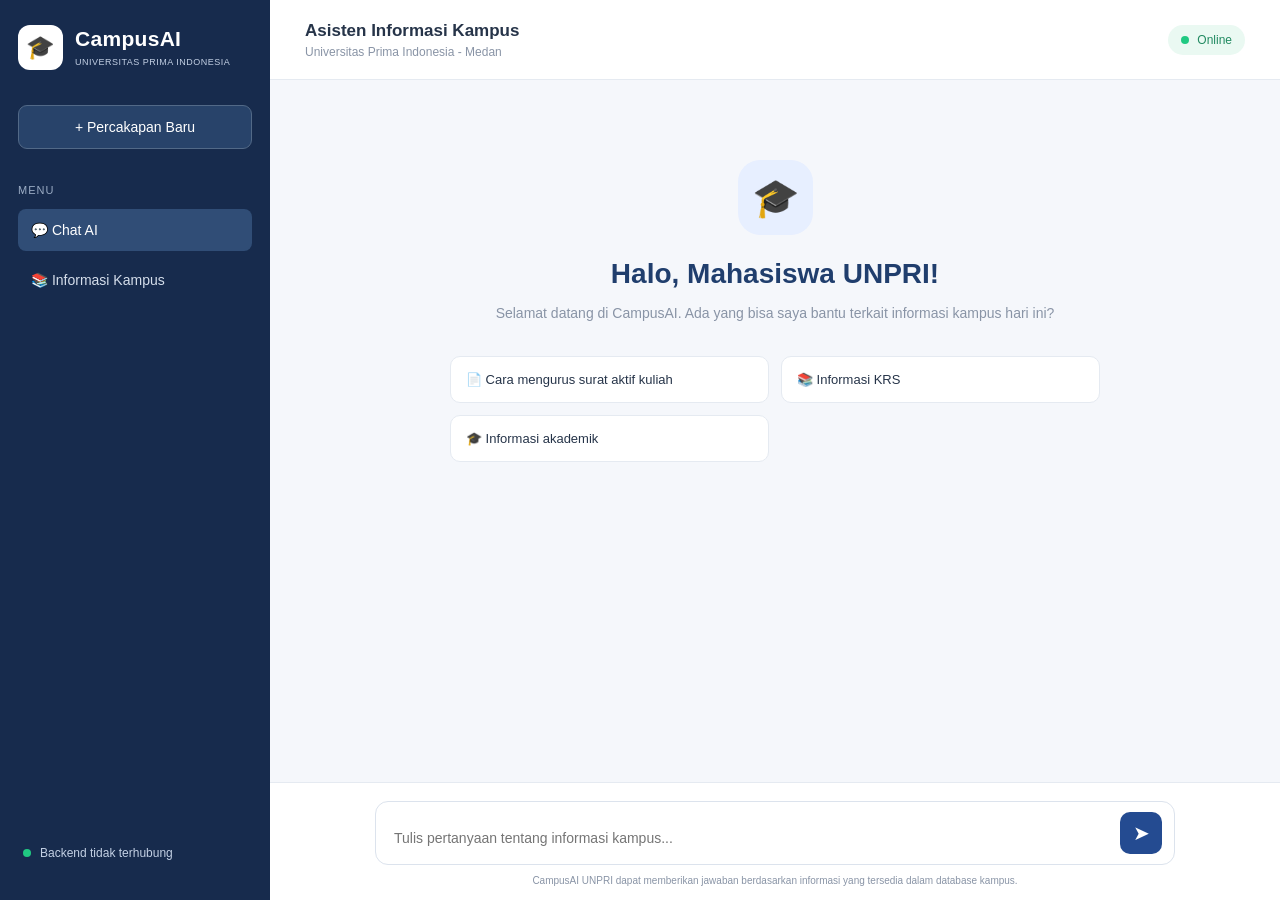
<file: frontend/index.html>
<!DOCTYPE html>
<html lang="id">
<head>
    <meta charset="UTF-8">
    <meta name="viewport" content="width=device-width, initial-scale=1.0">
    <title>CampusAI UNPRI - Asisten Informasi Kampus</title>
    <link rel="stylesheet" href="css/style.css">
</head>
<body>

    <div class="app-container">

        <!-- Sidebar -->
        <aside class="sidebar" id="sidebar">
            <div class="brand">
                <div class="brand-icon">🎓</div>
                <div>
                    <h2>CampusAI</h2>
                    <span>UNIVERSITAS PRIMA INDONESIA</span>
                </div>
            </div>

            <button class="new-chat-btn" id="newChatBtn">
                + Percakapan Baru
            </button>

            <div class="sidebar-section">
                <p class="sidebar-label">MENU</p>
                <div class="menu-item active">💬 Chat AI</div>
                <div class="menu-item">📚 Informasi Kampus</div>
            </div>

            <div class="sidebar-footer">
                <span class="status-dot"></span>
                <span id="connectionStatus">Menghubungkan...</span>
            </div>
        </aside>

        <!-- Area Chat -->
        <main class="main-content">

            <header class="topbar">
                <button class="mobile-menu" id="mobileMenuBtn">☰</button>
                <div>
                    <h3>Asisten Informasi Kampus</h3>
                    <p>Universitas Prima Indonesia - Medan</p>
                </div>
                <div class="online-badge">
                    <span class="status-dot"></span> Online
                </div>
            </header>

            <section class="chat-area" id="chatArea">

                <div class="welcome-screen" id="welcomeScreen">
                    <div class="welcome-icon">🎓</div>
                    <h1>Halo, Mahasiswa UNPRI!</h1>
                    <p>
                        Selamat datang di CampusAI. Ada yang bisa saya
                        bantu terkait informasi kampus hari ini?
                    </p>

                    <div class="suggestion-list">
                        <button class="suggestion"
                            data-question="Bagaimana cara mengurus surat aktif kuliah?">
                            📄 Cara mengurus surat aktif kuliah
                        </button>

                        <button class="suggestion"
                            data-question="Apa itu Kartu Rencana Studi (KRS)?">
                            📚 Informasi KRS
                        </button>

                        <button class="suggestion"
                            data-question="Bagaimana cara mengetahui informasi akademik?">
                            🎓 Informasi akademik
                        </button>
                    </div>
                </div>

                <div class="messages" id="messages"></div>

            </section>

            <footer class="chat-footer">
                <form id="chatForm" class="chat-form">
                    <textarea
                        id="questionInput"
                        placeholder="Tulis pertanyaan tentang informasi kampus..."
                        rows="1"
                        maxlength="2000"
                        required
                    ></textarea>

                    <button type="submit" id="sendBtn" title="Kirim pesan">
                        ➤
                    </button>
                </form>

                <p class="footer-note">
                    CampusAI UNPRI dapat memberikan jawaban berdasarkan
                    informasi yang tersedia dalam database kampus.
                </p>
            </footer>

        </main>
    </div>

    <script src="js/app.js"></script>
</body>
</html>
</file>
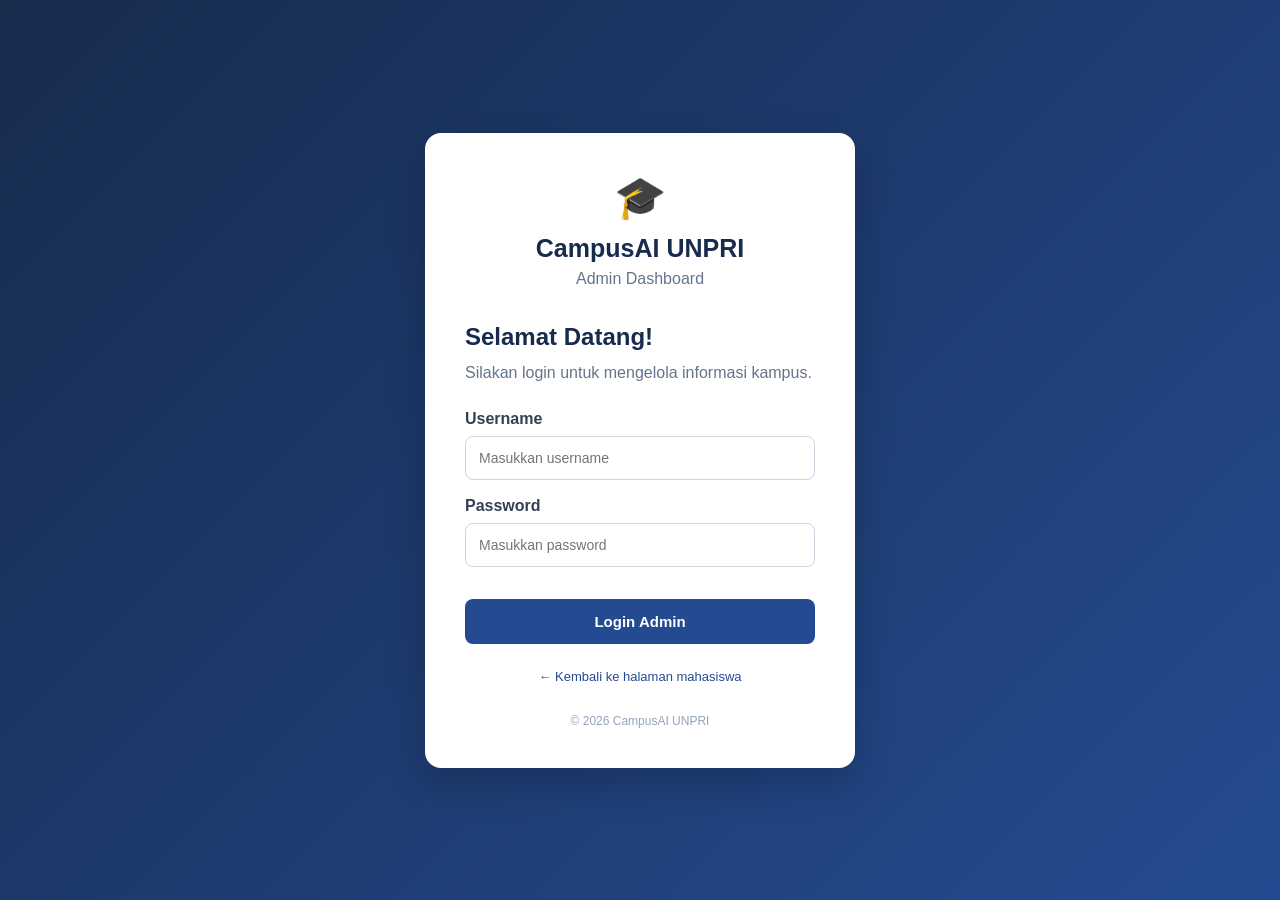
<file: frontend/admin-dashboard.html>
<!DOCTYPE html>
<html lang="id">
<head>
    <meta charset="UTF-8">
    <meta name="viewport" content="width=device-width, initial-scale=1.0">
    <title>Admin Dashboard - CampusAI UNPRI</title>
    <link rel="stylesheet" href="css/dashboard.css">
</head>
<body>

<div class="dashboard">

    <aside class="sidebar">
        <div class="brand">🎓 CampusAI</div>
        <div class="brand-subtitle">UNIVERSITAS PRIMA INDONESIA</div>

        <div class="sidebar-label">MENU UTAMA</div>

        <button class="nav-button active" id="dashboardMenu">
            📊 Dashboard
        </button>

        <button class="nav-button" id="informationMenu">
            📚 Informasi Kampus
        </button>

        <button class="nav-button" id="categoryMenu">
            📁 Kategori
        </button>

        <div class="sidebar-bottom">
            <div class="admin-info" id="adminInfo">
                Memuat data admin...
            </div>

            <button class="logout-button" id="logoutBtn">
                Keluar
            </button>
        </div>
    </aside>

    <main class="main-content">

        <header class="topbar">
            <div>
                <h1>Admin Dashboard</h1>
                <p>Kelola informasi akademik Universitas Prima Indonesia</p>
            </div>

            <div class="online-status">● Sistem Aktif</div>
        </header>

        <section class="stats-grid">
            <div class="stat-card">
                <p>Total Informasi Kampus</p>
                <h2 id="totalInformation">0</h2>
            </div>

            <div class="stat-card">
                <p>Total Kategori</p>
                <h2 id="totalCategories">0</h2>
            </div>

            <div class="stat-card">
                <p>Informasi Aktif</p>
                <h2 id="activeInformation">0</h2>
            </div>
        </section>

        <section class="panel" id="informationPanel">
            <div class="panel-header">
                <h2>Data Informasi Kampus</h2>

                <button class="primary-button" id="addInformationBtn">
                    + Tambah Informasi
                </button>
            </div>

            <div class="table-wrapper">
                <table>
                    <thead>
                        <tr>
                            <th>No.</th>
                            <th>Judul</th>
                            <th>Kategori</th>
                            <th>Status</th>
                            <th>Aksi</th>
                        </tr>
                    </thead>

                    <tbody id="informationTable">
                        <tr>
                            <td colspan="5" class="empty-state">
                                Memuat data...
                            </td>
                        </tr>
                    </tbody>
                </table>
            </div>
        </section>

        <section class="panel" id="categoryPanel">
            <div class="panel-header">
                <h2>Data Kategori</h2>

                <button class="primary-button" id="addCategoryBtn">
                    + Tambah Kategori
                </button>
            </div>

            <div class="table-wrapper">
                <table>
                    <thead>
                        <tr>
                            <th>No.</th>
                            <th>Nama Kategori</th>
                            <th>Deskripsi</th>
                        </tr>
                    </thead>

                    <tbody id="categoryTable">
                        <tr>
                            <td colspan="3" class="empty-state">
                                Memuat kategori...
                            </td>
                        </tr>
                    </tbody>
                </table>
            </div>
        </section>

    </main>
</div>

<!-- Form tambah dan edit informasi -->
<div class="modal" id="informationModal">
    <div class="modal-content">

        <div class="modal-header">
            <h2 id="informationModalTitle">Tambah Informasi</h2>
            <button class="close-button" id="closeInformationModal">×</button>
        </div>

        <form id="informationForm">

            <input type="hidden" id="informationId">

            <div class="form-group">
                <label for="informationTitle">Judul Informasi</label>
                <input type="text" id="informationTitle" required maxlength="200">
            </div>

            <div class="form-group">
                <label for="informationCategory">Kategori</label>
                <select id="informationCategory" required>
                    <option value="">Pilih kategori</option>
                </select>
            </div>

            <div class="form-group">
                <label for="informationContent">Isi Informasi</label>
                <textarea id="informationContent" required></textarea>
            </div>

            <div class="form-group">
                <label for="informationSource">Sumber Informasi</label>
                <input type="text" id="informationSource">
            </div>

            <div class="form-group">
                <label for="informationDate">Tanggal Berlaku</label>
                <input type="date" id="informationDate">
            </div>

            <div class="form-group">
                <label for="informationStatus">Status</label>
                <select id="informationStatus">
                    <option value="aktif">Aktif</option>
                    <option value="nonaktif">Nonaktif</option>
                </select>
            </div>

            <p class="form-message" id="informationMessage"></p>

            <button type="submit" class="primary-button" id="saveInformationBtn">
                Simpan Informasi
            </button>

        </form>
    </div>
</div>

<!-- Form tambah kategori -->
<div class="modal" id="categoryModal">
    <div class="modal-content">

        <div class="modal-header">
            <h2>Tambah Kategori</h2>
            <button class="close-button" id="closeCategoryModal">×</button>
        </div>

        <form id="categoryForm">

            <div class="form-group">
                <label for="categoryName">Nama Kategori</label>
                <input type="text" id="categoryName" required maxlength="100">
            </div>

            <div class="form-group">
                <label for="categoryDescription">Deskripsi</label>
                <textarea id="categoryDescription"></textarea>
            </div>

            <p class="form-message" id="categoryMessage"></p>

            <button type="submit" class="primary-button" id="saveCategoryBtn">
                Simpan Kategori
            </button>

        </form>
    </div>
</div>

<script src="js/admin-dashboard.js"></script>
</body>
</html>
</file>
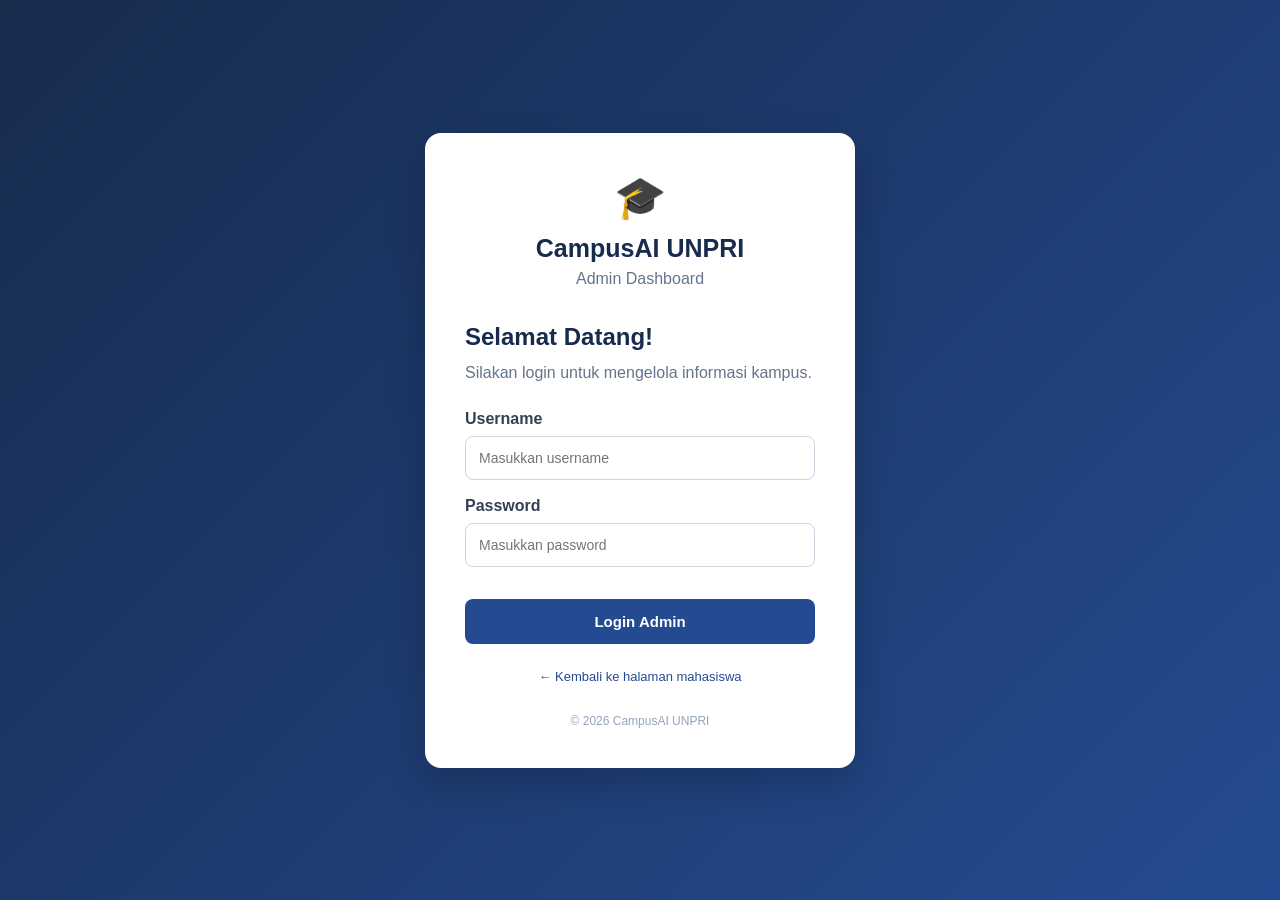
<file: frontend/admin-login.html>
<!DOCTYPE html>
<html lang="id">
<head>
    <meta charset="UTF-8">
    <meta name="viewport" content="width=device-width, initial-scale=1.0">
    <title>Login Admin - CampusAI UNPRI</title>
    <link rel="stylesheet" href="css/admin.css">
</head>
<body>

    <main class="login-container">
        <section class="login-card">

            <div class="brand-icon">🎓</div>

            <h1>CampusAI UNPRI</h1>
            <p class="subtitle">Admin Dashboard</p>

            <h2>Selamat Datang!</h2>
            <p class="description">
                Silakan login untuk mengelola informasi kampus.
            </p>

            <form id="loginForm">
                <label for="username">Username</label>
                <input
                    type="text"
                    id="username"
                    placeholder="Masukkan username"
                    required
                >

                <label for="password">Password</label>
                <input
                    type="password"
                    id="password"
                    placeholder="Masukkan password"
                    required
                >

                <p id="errorMessage" class="error-message"></p>

                <button type="submit" id="loginBtn">
                    Login Admin
                </button>
            </form>

            <a href="index.html" class="back-link">
                ← Kembali ke halaman mahasiswa
            </a>

            <footer>
                © 2026 CampusAI UNPRI
            </footer>

        </section>
    </main>

    <script src="js/admin-login.js"></script>
</body>
</html>
</file>
<file: frontend/css/style.css>
* {
    margin: 0;
    padding: 0;
    box-sizing: border-box;
}

:root {
    --primary: #244b91;
    --primary-dark: #173467;
    --background: #f5f7fb;
    --white: #ffffff;
    --text: #263449;
    --muted: #8994a6;
    --border: #e5eaf1;
}

body {
    font-family: "Segoe UI", Arial, sans-serif;
    background: var(--background);
    color: var(--text);
}

.app-container {
    display: flex;
    min-height: 100vh;
}

/* Sidebar */
.sidebar {
    width: 270px;
    background: #172b4d;
    color: white;
    padding: 25px 18px;
    display: flex;
    flex-direction: column;
    flex-shrink: 0;
}

.brand {
    display: flex;
    align-items: center;
    gap: 12px;
    margin-bottom: 35px;
}

.brand-icon {
    width: 45px;
    height: 45px;
    background: white;
    color: var(--primary);
    border-radius: 12px;
    display: grid;
    place-items: center;
    font-size: 23px;
}

.brand h2 {
    font-size: 21px;
    letter-spacing: 0.3px;
}

.brand span {
    font-size: 9px;
    color: #c3d0e4;
    letter-spacing: 0.5px;
}

.new-chat-btn {
    border: 1px solid #526987;
    background: #28436a;
    color: white;
    padding: 13px;
    border-radius: 9px;
    font-size: 14px;
    cursor: pointer;
    margin-bottom: 35px;
    transition: 0.2s;
}

.new-chat-btn:hover {
    background: #385987;
}

.sidebar-label {
    font-size: 11px;
    color: #9bacc4;
    margin-bottom: 13px;
    letter-spacing: 1px;
}

.menu-item {
    padding: 13px;
    border-radius: 8px;
    margin-bottom: 8px;
    color: #d5deeb;
    font-size: 14px;
}

.menu-item.active {
    background: #304d76;
    color: white;
}

.sidebar-footer {
    margin-top: auto;
    display: flex;
    align-items: center;
    gap: 9px;
    font-size: 12px;
    color: #c3d0e4;
    padding: 15px 5px;
}

/* Status */
.status-dot {
    display: inline-block;
    width: 8px;
    height: 8px;
    border-radius: 50%;
    background: #20c982;
    flex-shrink: 0;
}

/* Main */
.main-content {
    flex: 1;
    display: flex;
    flex-direction: column;
    min-width: 0;
    height: 100vh;
}

.topbar {
    height: 80px;
    background: white;
    border-bottom: 1px solid var(--border);
    padding: 0 35px;
    display: flex;
    align-items: center;
    justify-content: space-between;
}

.topbar h3 {
    font-size: 17px;
    margin-bottom: 4px;
}

.topbar p {
    color: var(--muted);
    font-size: 12px;
}

.online-badge {
    display: flex;
    align-items: center;
    gap: 8px;
    font-size: 12px;
    color: #238b62;
    background: #eaf9f2;
    padding: 8px 13px;
    border-radius: 20px;
}

.mobile-menu {
    display: none;
}

/* Chat */
.chat-area {
    flex: 1;
    overflow-y: auto;
    padding: 35px 20px;
}

.welcome-screen {
    max-width: 650px;
    margin: 45px auto 30px;
    text-align: center;
}

.welcome-icon {
    width: 75px;
    height: 75px;
    background: #e7efff;
    border-radius: 22px;
    display: grid;
    place-items: center;
    font-size: 38px;
    margin: 0 auto 23px;
}

.welcome-screen h1 {
    font-size: 28px;
    color: #203e6d;
    margin-bottom: 12px;
}

.welcome-screen > p {
    color: var(--muted);
    font-size: 14px;
    line-height: 1.7;
}

.suggestion-list {
    display: grid;
    grid-template-columns: repeat(2, 1fr);
    gap: 12px;
    margin-top: 30px;
}

.suggestion {
    background: white;
    border: 1px solid var(--border);
    border-radius: 10px;
    padding: 15px;
    text-align: left;
    font-size: 13px;
    color: var(--text);
    cursor: pointer;
    transition: 0.2s;
}

.suggestion:hover {
    border-color: var(--primary);
    color: var(--primary);
    transform: translateY(-2px);
}

.messages {
    max-width: 800px;
    margin: 0 auto;
    width: 100%;
}

.message {
    display: flex;
    gap: 12px;
    margin: 20px 0;
    align-items: flex-start;
}

.message.user {
    justify-content: flex-end;
}

.avatar {
    width: 36px;
    height: 36px;
    border-radius: 11px;
    display: grid;
    place-items: center;
    flex-shrink: 0;
    background: #e7efff;
    font-size: 18px;
}

.message-content {
    max-width: 80%;
}

.message-bubble {
    padding: 14px 17px;
    border-radius: 12px;
    background: white;
    border: 1px solid var(--border);
    font-size: 14px;
    line-height: 1.7;
    white-space: pre-wrap;
    overflow-wrap: anywhere;
}

.user .message-bubble {
    background: var(--primary);
    color: white;
    border: none;
}

.source-list {
    margin-top: 9px;
    font-size: 11px;
    color: #66758c;
    line-height: 1.6;
}

.source-item {
    display: inline-block;
    background: #edf3ff;
    color: #31558e;
    padding: 5px 9px;
    border-radius: 6px;
    margin: 3px 4px 0 0;
}

.typing {
    color: var(--muted);
    font-size: 13px;
    padding: 10px 0;
}

/* Input */
.chat-footer {
    background: white;
    padding: 18px 25px 14px;
    border-top: 1px solid var(--border);
}

.chat-form {
    max-width: 800px;
    margin: auto;
    display: flex;
    align-items: flex-end;
    gap: 12px;
    padding: 10px 12px 10px 18px;
    border: 1px solid #dce3ed;
    border-radius: 13px;
    background: white;
}

.chat-form:focus-within {
    border-color: var(--primary);
    box-shadow: 0 0 0 3px #244b9115;
}

.chat-form textarea {
    flex: 1;
    border: none;
    outline: none;
    resize: none;
    max-height: 120px;
    font-family: inherit;
    font-size: 14px;
    padding: 8px 0;
    color: var(--text);
}

.chat-form button {
    width: 42px;
    height: 42px;
    background: var(--primary);
    border: none;
    border-radius: 10px;
    color: white;
    font-size: 20px;
    cursor: pointer;
}

.chat-form button:hover {
    background: var(--primary-dark);
}

.chat-form button:disabled {
    opacity: 0.5;
    cursor: not-allowed;
}

.footer-note {
    max-width: 800px;
    margin: 10px auto 0;
    text-align: center;
    color: var(--muted);
    font-size: 10px;
}

/* Tampilan HP */
@media (max-width: 768px) {
    .sidebar {
        position: fixed;
        left: -280px;
        top: 0;
        bottom: 0;
        z-index: 10;
        transition: 0.25s;
    }

    .sidebar.open {
        left: 0;
    }

    .main-content {
        width: 100%;
    }

    .topbar {
        padding: 0 15px;
        gap: 12px;
    }

    .mobile-menu {
        display: block;
        border: none;
        background: none;
        font-size: 22px;
        cursor: pointer;
    }

    .topbar > div:nth-child(2) {
        flex: 1;
    }

    .online-badge {
        font-size: 10px;
        padding: 7px;
    }

    .welcome-screen {
        margin-top: 25px;
    }

    .welcome-screen h1 {
        font-size: 23px;
    }

    .suggestion-list {
        grid-template-columns: 1fr;
    }

    .chat-area {
        padding: 20px 13px;
    }

    .chat-footer {
        padding: 12px;
    }

    .message-content {
        max-width: 88%;
    }
}


/* Mode jawaban AI */
.answer-mode {
    display: inline-flex;
    align-items: center;
    width: fit-content;
    margin-top: 9px;
    padding: 5px 10px;
    border-radius: 20px;
    font-size: 11px;
    font-weight: 600;
}

.mode-ollama {
    color: #176b49;
    background: #e6f7ef;
}

.mode-database {
    color: #31558e;
    background: #edf3ff;
}

.mode-unavailable {
    color: #946200;
    background: #fff4d8;
}

.mode-default {
    color: #526176;
    background: #eef1f5;
}

/* Sumber informasi */
.source-list {
    margin-top: 12px;
    display: flex;
    flex-direction: column;
    gap: 7px;
}

.source-heading {
    font-size: 12px;
    font-weight: 600;
    color: #53647c;
}

.source-item {
    display: flex;
    flex-direction: column;
    gap: 3px;
    width: fit-content;
    max-width: 100%;
    padding: 9px 12px;
    margin: 0;
    border: 1px solid #dce6f5;
    background: #f3f7ff;
    border-radius: 8px;
    overflow-wrap: anywhere;
}

.source-item strong {
    color: #31558e;
    font-size: 12px;
}

.source-item span {
    color: #8994a6;
    font-size: 10px;
}

/* Status koneksi */
.online-badge.connected {
    color: #238b62;
    background: #eaf9f2;
}

.online-badge.disconnected {
    color: #b42318;
    background: #fff0ef;
}

/* Indikator AI */
.typing {
    padding: 13px 15px;
    margin: 12px 48px;
    width: fit-content;
    background: white;
    border: 1px solid var(--border);
    border-radius: 10px;
    font-size: 12px;
    color: var(--muted);
}

/* Responsif */
@media (max-width: 768px) {
    .source-item {
        width: 100%;
    }

    .typing {
        margin-left: 5px;
    }
}
</file>
<file: frontend/css/dashboard.css>
* {
    margin: 0;
    padding: 0;
    box-sizing: border-box;
}

body {
    font-family: Arial, sans-serif;
    background: #f4f6fb;
    color: #24334d;
}

.dashboard {
    display: flex;
    min-height: 100vh;
}

.sidebar {
    width: 250px;
    background: #172b4d;
    color: white;
    padding: 25px 18px;
    display: flex;
    flex-direction: column;
    flex-shrink: 0;
}

.brand {
    font-size: 22px;
    font-weight: bold;
    margin-bottom: 8px;
}

.brand-subtitle {
    font-size: 11px;
    color: #c5d4ec;
    margin-bottom: 38px;
}

.sidebar-label {
    color: #9eb4d5;
    font-size: 12px;
    margin: 15px 10px;
}

.nav-button {
    display: block;
    width: 100%;
    padding: 13px;
    margin-bottom: 8px;
    border: 0;
    border-radius: 8px;
    color: #e7efff;
    background: transparent;
    text-align: left;
    font-size: 14px;
    cursor: pointer;
}

.nav-button:hover,
.nav-button.active {
    background: #304d76;
}

.sidebar-bottom {
    margin-top: auto;
}

.admin-info {
    border-top: 1px solid #405777;
    padding-top: 18px;
    margin-top: 20px;
    font-size: 13px;
    line-height: 1.7;
    overflow-wrap: anywhere;
}

.logout-button {
    width: 100%;
    padding: 12px;
    margin-top: 15px;
    background: #b93838;
    color: white;
    border: 0;
    border-radius: 8px;
    cursor: pointer;
}

.main-content {
    flex: 1;
    min-width: 0;
    padding: 30px;
}

.topbar {
    display: flex;
    justify-content: space-between;
    align-items: center;
    gap: 15px;
    margin-bottom: 28px;
}

.topbar h1 {
    font-size: 25px;
    margin-bottom: 7px;
}

.topbar p {
    color: #718096;
    font-size: 14px;
}

.online-status {
    background: #dcfce7;
    color: #15803d;
    padding: 9px 14px;
    border-radius: 20px;
    font-size: 13px;
}

.stats-grid {
    display: grid;
    grid-template-columns: repeat(3, minmax(0, 1fr));
    gap: 18px;
    margin-bottom: 28px;
}

.stat-card {
    background: white;
    border-radius: 12px;
    padding: 22px;
    box-shadow: 0 3px 12px rgba(20, 40, 70, 0.05);
}

.stat-card p {
    color: #718096;
    font-size: 13px;
    margin-bottom: 12px;
}

.stat-card h2 {
    font-size: 30px;
    color: #244b91;
}

.panel {
    background: white;
    border-radius: 12px;
    padding: 22px;
    box-shadow: 0 3px 12px rgba(20, 40, 70, 0.05);
    margin-bottom: 22px;
}

.panel-header {
    display: flex;
    justify-content: space-between;
    align-items: center;
    gap: 12px;
    margin-bottom: 20px;
}

.panel-header h2 {
    font-size: 18px;
}

.primary-button {
    background: #244b91;
    color: white;
    border: 0;
    border-radius: 7px;
    padding: 11px 15px;
    cursor: pointer;
}

.primary-button:hover {
    background: #172b4d;
}

.secondary-button {
    background: #e8edf5;
    color: #244b91;
    border: 0;
    border-radius: 6px;
    padding: 8px 11px;
    cursor: pointer;
}

.danger-button {
    background: #fee2e2;
    color: #b91c1c;
    border: 0;
    border-radius: 6px;
    padding: 8px 11px;
    cursor: pointer;
}

.table-wrapper {
    width: 100%;
    overflow-x: auto;
}

table {
    width: 100%;
    border-collapse: collapse;
    min-width: 650px;
}

th, td {
    padding: 13px 12px;
    border-bottom: 1px solid #e9edf4;
    text-align: left;
    font-size: 13px;
    vertical-align: top;
}

th {
    background: #f7f9fc;
    color: #52627a;
}

.status {
    display: inline-block;
    padding: 5px 9px;
    border-radius: 15px;
    font-size: 11px;
}

.status.aktif {
    background: #dcfce7;
    color: #15803d;
}

.status.nonaktif {
    background: #fee2e2;
    color: #b91c1c;
}

.action-buttons {
    display: flex;
    gap: 6px;
}

.modal {
    position: fixed;
    inset: 0;
    background: rgba(15, 23, 42, 0.55);
    display: none;
    justify-content: center;
    align-items: center;
    padding: 18px;
    z-index: 10;
}

.modal.show {
    display: flex;
}

.modal-content {
    background: white;
    width: 100%;
    max-width: 550px;
    max-height: 90vh;
    overflow-y: auto;
    padding: 25px;
    border-radius: 12px;
}

.modal-header {
    display: flex;
    justify-content: space-between;
    align-items: center;
    margin-bottom: 20px;
}

.close-button {
    border: 0;
    background: transparent;
    font-size: 25px;
    cursor: pointer;
}

.form-group {
    margin-bottom: 15px;
}

.form-group label {
    display: block;
    font-size: 13px;
    font-weight: bold;
    margin-bottom: 7px;
}

.form-group input,
.form-group textarea,
.form-group select {
    width: 100%;
    padding: 11px;
    border: 1px solid #ccd5e2;
    border-radius: 7px;
    font: inherit;
    font-size: 14px;
}

.form-group textarea {
    min-height: 110px;
    resize: vertical;
}

.form-message {
    font-size: 13px;
    margin-bottom: 12px;
}

.success-message {
    color: #15803d;
}

.error-message {
    color: #dc2626;
}

.empty-state {
    text-align: center;
    color: #718096;
    padding: 30px;
}

@media (max-width: 850px) {
    .sidebar {
        width: 210px;
    }

    .main-content {
        padding: 20px;
    }

    .stats-grid {
        grid-template-columns: 1fr 1fr;
    }
}

@media (max-width: 600px) {
    .dashboard {
        flex-direction: column;
    }

    .sidebar {
        width: 100%;
        padding: 17px;
    }

    .brand-subtitle {
        margin-bottom: 12px;
    }

    .sidebar-bottom {
        margin-top: 10px;
    }

    .main-content {
        padding: 16px;
    }

    .stats-grid {
        grid-template-columns: 1fr;
    }

    .topbar {
        align-items: flex-start;
        flex-direction: column;
    }

    .panel {
        padding: 15px;
    }
}
</file>
<file: frontend/css/admin.css>
* {
    margin: 0;
    padding: 0;
    box-sizing: border-box;
}

body {
    font-family: Arial, sans-serif;
    background: linear-gradient(135deg, #172b4d, #244b91);
    min-height: 100vh;
    display: flex;
    justify-content: center;
    align-items: center;
    padding: 20px;
}

.login-container {
    width: 100%;
    max-width: 430px;
}

.login-card {
    background: white;
    padding: 40px;
    border-radius: 16px;
    box-shadow: 0 15px 40px rgba(0,0,0,0.2);
}

.brand-icon {
    font-size: 42px;
    text-align: center;
    margin-bottom: 12px;
}

h1 {
    text-align: center;
    color: #172b4d;
    font-size: 25px;
}

.subtitle {
    text-align: center;
    color: #64748b;
    margin-top: 7px;
}

h2 {
    margin-top: 35px;
    color: #172b4d;
}

.description {
    color: #64748b;
    margin: 10px 0 25px;
    line-height: 1.5;
}

label {
    display: block;
    margin: 17px 0 8px;
    font-weight: 600;
    color: #334155;
}

input {
    width: 100%;
    padding: 13px;
    border: 1px solid #cbd5e1;
    border-radius: 8px;
    outline: none;
    font-size: 14px;
}

input:focus {
    border-color: #244b91;
}

button {
    width: 100%;
    padding: 14px;
    background: #244b91;
    color: white;
    border: none;
    border-radius: 8px;
    margin-top: 20px;
    font-size: 15px;
    font-weight: bold;
    cursor: pointer;
}

button:hover {
    background: #172b4d;
}

button:disabled {
    opacity: 0.6;
    cursor: not-allowed;
}

.error-message {
    color: #dc2626;
    font-size: 13px;
    margin-top: 12px;
}

.back-link {
    display: block;
    text-align: center;
    margin-top: 25px;
    color: #244b91;
    text-decoration: none;
    font-size: 13px;
}

footer {
    text-align: center;
    color: #94a3b8;
    font-size: 12px;
    margin-top: 30px;
}
</file>
